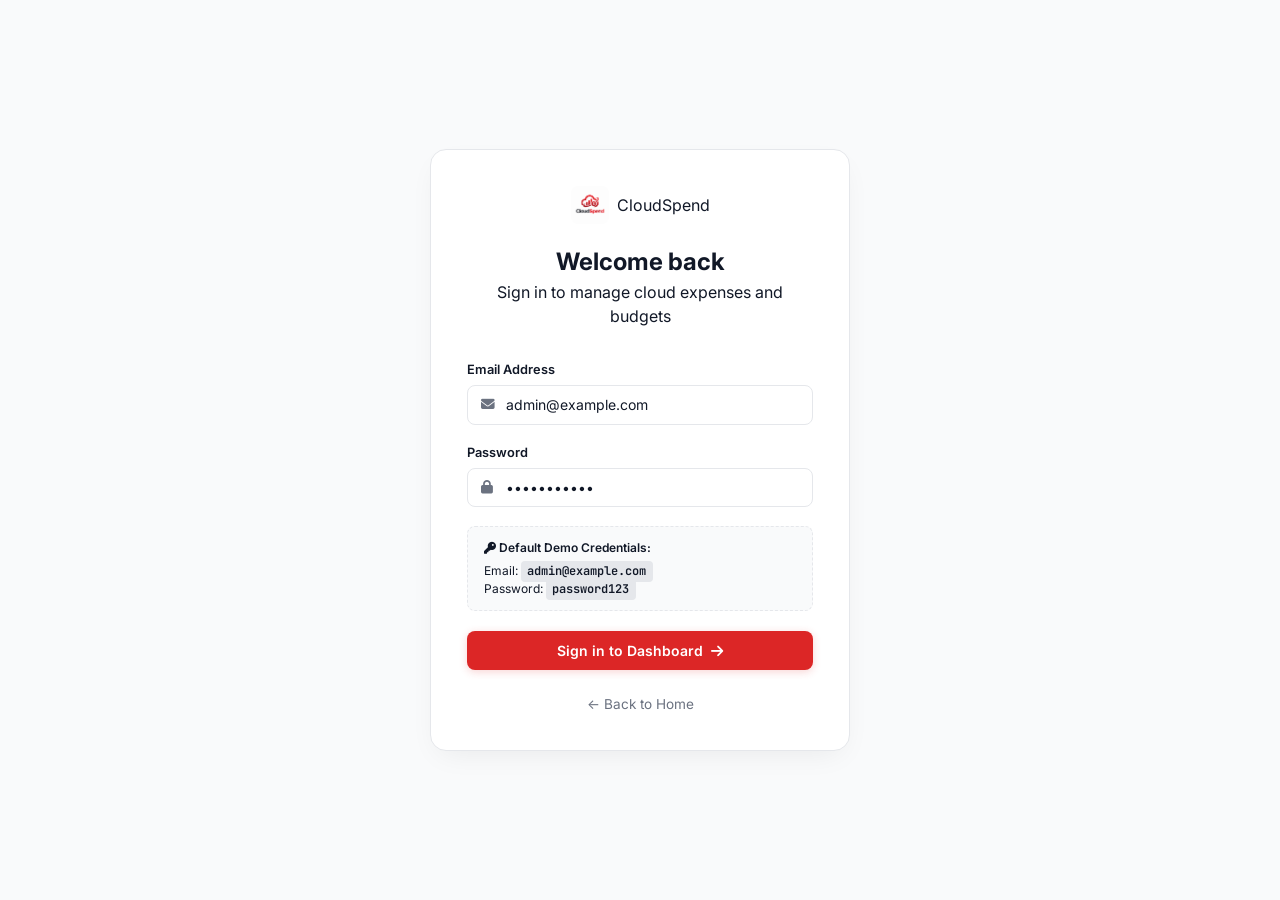
<file: templates/login.html>
<!DOCTYPE html>
<html lang="en">
<head>
    <meta charset="UTF-8">
    <meta name="viewport" content="width=device-width, initial-scale=1.0">
    <title>{{ .title }}</title>
    <link rel="preconnect" href="https://fonts.googleapis.com">
    <link rel="preconnect" href="https://fonts.gstatic.com" crossorigin>
    <link href="https://fonts.googleapis.com/css2?family=Inter:wght@400;500;600;700;800&family=JetBrains+Mono:wght@400;500;600&display=swap" rel="stylesheet">
    <link rel="stylesheet" href="https://cdnjs.cloudflare.com/ajax/libs/font-awesome/6.4.0/css/all.min.css">
    <link rel="stylesheet" href="/static/css/style.css">
</head>
<body class="login-body">
    <div class="login-wrapper">
        <div class="login-card">
            <div class="login-header">
                <a href="/" class="login-brand">
                    <img src="/static/images/logo.png" alt="CloudSpend" class="brand-logo-img" onerror="this.style.display='none'">
                    <span class="brand-name">CloudSpend</span>
                </a>
                <h2>Welcome back</h2>
                <p>Sign in to manage cloud expenses and budgets</p>
            </div>

            <form id="loginForm" onsubmit="handleLoginSubmit(event)">
                <div class="form-group">
                    <label class="form-label" for="emailInput">Email Address</label>
                    <div class="input-icon-wrap">
                        <i class="fa-solid fa-envelope"></i>
                        <input type="email" id="emailInput" class="form-input with-icon" value="admin@example.com" placeholder="admin@example.com" required>
                    </div>
                </div>

                <div class="form-group">
                    <div style="display:flex;justify-content:space-between;align-items:center;">
                        <label class="form-label" for="passwordInput">Password</label>
                    </div>
                    <div class="input-icon-wrap">
                        <i class="fa-solid fa-lock"></i>
                        <input type="password" id="passwordInput" class="form-input with-icon" value="password123" placeholder="••••••••" required>
                    </div>
                </div>

                <div class="demo-creds-box">
                    <div class="demo-creds-title">
                        <i class="fa-solid fa-key"></i> Default Demo Credentials:
                    </div>
                    <div class="demo-creds-item">Email: <code>admin@example.com</code></div>
                    <div class="demo-creds-item">Password: <code>password123</code></div>
                </div>

                <button type="submit" id="loginBtn" class="btn btn-primary" style="width:100%;margin-top:1.25rem;">
                    Sign in to Dashboard <i class="fa-solid fa-arrow-right"></i>
                </button>
            </form>

            <div class="login-footer">
                <a href="/">&larr; Back to Home</a>
            </div>
        </div>
    </div>

    <!-- Toast Notifications -->
    <div id="toastContainer" class="toast-box"></div>

    <script src="/static/js/app.js"></script>
    <script>
        async function handleLoginSubmit(e) {
            e.preventDefault();
            const email = document.getElementById('emailInput').value.trim();
            const password = document.getElementById('passwordInput').value;
            const btn = document.getElementById('loginBtn');

            if (!email || !password) {
                showToast('Please enter both email and password', 'error');
                return;
            }

            btn.disabled = true;
            btn.innerHTML = '<i class="fa-solid fa-spinner fa-spin"></i> Authenticating...';

            try {
                const res = await fetch('/api/auth/login', {
                    method: 'POST',
                    headers: { 'Content-Type': 'application/json' },
                    body: JSON.stringify({ email, password })
                });
                const data = await res.json();

                if (!res.ok) {
                    throw new Error(data.error || 'Invalid email or password');
                }

                showToast('Login successful! Redirecting...', 'success');
                setTimeout(() => {
                    window.location.href = data.redirect || '/dashboard';
                }, 500);
            } catch (err) {
                showToast(err.message, 'error');
                btn.disabled = false;
                btn.innerHTML = 'Sign in to Dashboard <i class="fa-solid fa-arrow-right"></i>';
            }
        }
    </script>
</body>
</html>
</file>
<file: static/css/style.css>
/* ==========================================================================
   CloudSpend — Design System & Layout Stylesheet
   Modern Red & Slate Full-Width Theme
   ========================================================================== */

:root {
    --bg: #ffffff;
    --bg-soft: #f9fafb;
    --bg-muted: #f3f4f6;
    --fg: #111827;
    --muted: #6b7280;
    --light-muted: #9ca3af;
    
    /* Red Accent Palette */
    --accent: #dc2626;
    --accent-dark: #b91c1c;
    --accent-light: #fee2e2;
    --accent-border: #fca5a5;
    --accent-glow: rgba(220, 38, 38, 0.2);
    
    --border: #e5e7eb;
    --border-light: #f3f4f6;
    --danger: #ef4444;
    --warning: #f59e0b;
    --sidebar-width: 260px;
    --radius: 12px;
    --radius-sm: 8px;
    --radius-full: 9999px;
}

* {
    box-sizing: border-box;
    margin: 0;
    padding: 0;
    font-family: 'Inter', -apple-system, BlinkMacSystemFont, sans-serif;
}

body {
    background: var(--bg-soft);
    color: var(--fg);
    line-height: 1.5;
    min-height: 100vh;
    width: 100%;
}

.font-mono { font-family: 'JetBrains Mono', 'SFMono-Regular', Consolas, monospace; }
.text-muted { color: var(--muted); }
.text-success { color: #16a34a; }
.text-danger { color: var(--danger); }
.text-accent { color: var(--accent); }
.text-xs { font-size: 0.75rem; }
.text-sm { font-size: 0.875rem; }
.mt-1 { margin-top: 0.25rem; }
.mt-2 { margin-top: 0.5rem; }
.mt-3 { margin-top: 0.75rem; }
.mt-4 { margin-top: 1rem; }
.text-center { text-align: center; }

a {
    color: inherit;
    text-decoration: none;
}

/* ==========================================================================
   SIDEBAR & 100% FULL-WIDTH LAYOUT
   ========================================================================== */

.sidebar-layout {
    display: flex;
    min-height: 100vh;
    width: 100vw;
    max-width: 100%;
}

/* Fixed / Sticky Left Sidebar */
.sidebar {
    width: var(--sidebar-width);
    background: #ffffff;
    border-right: 1px solid var(--border);
    display: flex;
    flex-direction: column;
    justify-content: space-between;
    position: sticky;
    top: 0;
    height: 100vh;
    padding: 1.25rem 1rem;
    flex-shrink: 0;
    z-index: 40;
}

.sidebar-top {
    display: flex;
    flex-direction: column;
}

.sidebar-brand {
    display: flex;
    align-items: center;
    gap: 0.75rem;
    padding: 0.5rem;
    margin-bottom: 1.5rem;
}

.brand-logo-img {
    width: 38px;
    height: 38px;
    object-fit: contain;
    border-radius: 8px;
    flex-shrink: 0;
}

.brand-icon {
    width: 36px;
    height: 36px;
    border-radius: 8px;
    background: var(--accent);
    color: #fff;
    display: flex;
    align-items: center;
    justify-content: center;
    font-size: 1rem;
    box-shadow: 0 2px 8px var(--accent-glow);
    flex-shrink: 0;
}

.brand-title {
    font-weight: 800;
    font-size: 1.2rem;
    letter-spacing: -0.02em;
    color: var(--fg);
    display: block;
    line-height: 1.2;
}

.brand-badge {
    font-size: 0.65rem;
    text-transform: uppercase;
    font-weight: 700;
    color: var(--accent-dark);
    letter-spacing: 0.04em;
}

.sidebar-nav {
    display: flex;
    flex-direction: column;
    gap: 0.25rem;
}

.nav-section-title {
    font-size: 0.7rem;
    font-weight: 700;
    text-transform: uppercase;
    letter-spacing: 0.08em;
    color: var(--light-muted);
    padding: 0.75rem 0.5rem 0.35rem;
}

.nav-item {
    display: flex;
    align-items: center;
    gap: 0.75rem;
    padding: 0.65rem 0.85rem;
    border-radius: var(--radius-sm);
    font-size: 0.875rem;
    font-weight: 500;
    color: var(--muted);
    border: none;
    background: transparent;
    cursor: pointer;
    transition: all 0.15s ease;
    text-align: left;
    width: 100%;
}

.nav-item i {
    width: 18px;
    font-size: 0.95rem;
    text-align: center;
}

.nav-item:hover {
    color: var(--fg);
    background: var(--bg-soft);
}

.nav-item.active {
    background: var(--accent-light);
    color: var(--accent-dark);
    font-weight: 600;
}

.btn-nav-action:hover {
    color: var(--accent);
}

/* Sidebar User Footer */
.sidebar-user {
    padding-top: 1rem;
    border-top: 1px solid var(--border-light);
    display: flex;
    align-items: center;
    justify-content: space-between;
}

.user-info {
    display: flex;
    align-items: center;
    gap: 0.65rem;
    overflow: hidden;
}

.user-avatar {
    width: 34px;
    height: 34px;
    border-radius: 50%;
    background: var(--accent-light);
    color: var(--accent-dark);
    display: flex;
    align-items: center;
    justify-content: center;
    font-size: 0.85rem;
    flex-shrink: 0;
}

.user-text {
    overflow: hidden;
}

.user-name {
    font-size: 0.8rem;
    font-weight: 600;
    color: var(--fg);
    white-space: nowrap;
    overflow: hidden;
    text-overflow: ellipsis;
}

.user-email {
    font-size: 0.7rem;
    color: var(--muted);
    white-space: nowrap;
    overflow: hidden;
    text-overflow: ellipsis;
}

.btn-logout {
    width: 32px;
    height: 32px;
    border-radius: 6px;
    display: flex;
    align-items: center;
    justify-content: center;
    color: var(--muted);
    transition: all 0.15s ease;
}

.btn-logout:hover {
    color: var(--danger);
    background: #fef2f2;
}

/* 100% FULL-WIDTH VIEWPORT */
.main-viewport {
    flex: 1;
    padding: 2rem 2.5rem 4rem;
    width: calc(100% - var(--sidebar-width));
    max-width: 100%;
}

.content-header {
    display: flex;
    align-items: center;
    justify-content: space-between;
    margin-bottom: 2rem;
    flex-wrap: wrap;
    gap: 1rem;
    width: 100%;
}

.breadcrumb {
    font-size: 0.75rem;
    text-transform: uppercase;
    letter-spacing: 0.05em;
    color: var(--muted);
    font-weight: 600;
    margin-bottom: 0.25rem;
}

.header-title {
    font-size: 1.85rem;
    font-weight: 800;
    letter-spacing: -0.025em;
    color: var(--fg);
}

.top-actions {
    display: flex;
    align-items: center;
    gap: 0.75rem;
}

/* ==========================================================================
   CARDS & DASHBOARD WIDGETS
   ========================================================================== */

.card {
    background: #ffffff;
    border: 1px solid var(--border);
    border-radius: var(--radius);
    padding: 1.5rem;
    transition: all 0.2s ease;
    width: 100%;
}

.card:hover {
    border-color: #d1d5db;
    box-shadow: 0 8px 24px -12px rgba(0, 0, 0, 0.06);
}

/* 3 Summary Cards Row */
.summary-kpi-grid {
    display: grid;
    grid-template-columns: repeat(auto-fit, minmax(320px, 1fr));
    gap: 1.5rem;
    margin-bottom: 1.75rem;
    width: 100%;
}

.summary-card {
    display: flex;
    flex-direction: column;
    justify-content: space-between;
}

.summary-top {
    display: flex;
    justify-content: space-between;
    align-items: center;
    margin-bottom: 0.5rem;
}

.summary-label {
    font-size: 0.75rem;
    font-weight: 600;
    text-transform: uppercase;
    letter-spacing: 0.05em;
    color: var(--muted);
}

.summary-icon {
    color: var(--light-muted);
    font-size: 1.1rem;
}

.summary-val {
    font-size: 2.25rem;
    font-weight: 800;
    letter-spacing: -0.03em;
    color: var(--fg);
    margin: 0.25rem 0 0.5rem;
    font-family: 'JetBrains Mono', monospace;
}

.summary-meta {
    display: flex;
    align-items: center;
    gap: 0.5rem;
    font-size: 0.8rem;
}

/* Middle Analytics 2-Column Grid */
.analytics-row {
    display: grid;
    grid-template-columns: 1.7fr 1fr;
    gap: 1.5rem;
    margin-bottom: 1.75rem;
    width: 100%;
}

.section-title {
    font-size: 1.1rem;
    font-weight: 700;
    color: var(--fg);
}

.section-desc {
    color: var(--muted);
    font-size: 0.8rem;
    margin-top: 0.15rem;
    margin-bottom: 1.25rem;
}

/* Category Progress Bars */
.category-bars-list {
    display: flex;
    flex-direction: column;
    gap: 0.9rem;
    margin-top: 0.5rem;
}

.category-bar-row {
    display: flex;
    flex-direction: column;
    gap: 0.35rem;
}

.category-bar-head {
    display: flex;
    justify-content: space-between;
    font-size: 0.85rem;
}

.category-bar-name {
    font-weight: 600;
    color: var(--fg);
}

.category-bar-cost {
    font-family: 'JetBrains Mono', monospace;
    color: var(--muted);
    font-weight: 500;
}

.progress-track {
    width: 100%;
    height: 8px;
    background: var(--bg-muted);
    border-radius: var(--radius-full);
    overflow: hidden;
}

.progress-fill {
    height: 100%;
    background: var(--accent);
    border-radius: var(--radius-full);
    transition: width 0.6s ease;
}

/* Provider Donut & List */
.donut-wrapper {
    position: relative;
    width: 120px;
    height: 120px;
    margin: 0.5rem auto 1rem;
}

.donut-svg {
    width: 100%;
    height: 100%;
    transform: rotate(-90deg);
}

.donut-center {
    position: absolute;
    inset: 0;
    display: flex;
    flex-direction: column;
    align-items: center;
    justify-content: center;
}

.donut-val {
    font-size: 1.25rem;
    font-weight: 800;
    color: var(--fg);
}

.donut-sub {
    font-size: 0.65rem;
    color: var(--muted);
    text-transform: uppercase;
}

.provider-list-items {
    display: flex;
    flex-direction: column;
    gap: 0.5rem;
}

.provider-list-row {
    display: flex;
    align-items: center;
    justify-content: space-between;
    padding: 0.55rem 0.85rem;
    border-radius: var(--radius-sm);
    background: var(--bg-soft);
    border: 1px solid var(--border-light);
    font-size: 0.85rem;
}

.provider-list-left {
    display: flex;
    align-items: center;
    gap: 0.5rem;
    font-weight: 600;
}

.provider-list-right {
    font-family: 'JetBrains Mono', monospace;
    font-weight: 600;
    color: var(--fg);
}

/* Tables */
.table-wrap {
    width: 100%;
    overflow-x: auto;
}

table {
    width: 100%;
    border-collapse: collapse;
    text-align: left;
}

th {
    padding: 0.85rem 1rem;
    font-size: 0.75rem;
    text-transform: uppercase;
    letter-spacing: 0.05em;
    color: var(--muted);
    border-bottom: 1px solid var(--border);
    font-weight: 600;
}

td {
    padding: 0.95rem 1rem;
    border-bottom: 1px solid var(--border);
    font-size: 0.875rem;
    vertical-align: middle;
}

tr:last-child td { border-bottom: none; }
tr:hover td { background: var(--bg-soft); }

.service-title { font-weight: 600; color: var(--fg); }
.service-note { font-size: 0.75rem; color: var(--muted); margin-top: 0.15rem; }
.cost-amount { font-weight: 700; color: var(--fg); }

/* Badges & Tags */
.badge {
    display: inline-flex;
    align-items: center;
    gap: 0.35rem;
    padding: 0.2rem 0.6rem;
    border-radius: var(--radius-full);
    font-size: 0.75rem;
    font-weight: 600;
}

.badge-success { background: #dcfce7; color: #15803d; }
.badge-warning { background: #fef3c7; color: #b45309; }
.badge-danger { background: var(--accent-light); color: var(--accent-dark); }
.badge-neutral { background: var(--bg-muted); color: var(--muted); }

.tag-pill {
    display: inline-block;
    padding: 0.2rem 0.6rem;
    border-radius: var(--radius-full);
    font-size: 0.75rem;
    font-weight: 600;
    background: var(--accent-light);
    color: var(--accent-dark);
}

.prov-tag {
    display: inline-block;
    padding: 0.2rem 0.5rem;
    border-radius: 6px;
    font-size: 0.75rem;
    font-weight: 600;
    background: #f3f4f6;
    color: #374151;
    border: 1px solid #e5e7eb;
}

/* Buttons */
.btn {
    display: inline-flex;
    align-items: center;
    justify-content: center;
    gap: 0.5rem;
    padding: 0.6rem 1.25rem;
    border-radius: 8px;
    font-size: 0.875rem;
    font-weight: 600;
    cursor: pointer;
    border: 1px solid transparent;
    transition: all 0.15s ease;
    font-family: inherit;
}

.btn-sm {
    padding: 0.45rem 0.95rem;
    font-size: 0.8rem;
}

.btn-primary {
    background: var(--accent);
    color: #ffffff;
    box-shadow: 0 2px 8px var(--accent-glow);
}

.btn-primary:hover {
    background: var(--accent-dark);
    transform: translateY(-1px);
    color: #ffffff;
}

.btn-outline {
    background: transparent;
    color: var(--fg);
    border-color: var(--border);
}

.btn-outline:hover {
    background: var(--bg-soft);
    border-color: var(--fg);
}

.btn-ghost {
    background: #ffffff;
    color: var(--fg);
    border-color: var(--border);
}

.btn-ghost:hover {
    border-color: var(--accent);
    background: var(--accent-light);
    color: var(--accent-dark);
}

.btn-danger {
    background: #fee2e2;
    color: #dc2626;
    border: 1px solid #fca5a5;
}

.btn-danger:hover {
    background: #dc2626;
    color: #ffffff;
}

.btn-action {
    width: 32px;
    height: 32px;
    border-radius: 6px;
    border: 1px solid var(--border);
    background: #ffffff;
    color: var(--muted);
    display: inline-flex;
    align-items: center;
    justify-content: center;
    cursor: pointer;
    transition: all 0.15s ease;
}

.btn-action:hover {
    border-color: var(--accent);
    color: var(--accent-dark);
    background: var(--accent-light);
}

.btn-action.del:hover {
    border-color: #f87171;
    color: #dc2626;
    background: #fef2f2;
}

/* Filter Bar */
.filter-container {
    display: flex;
    align-items: center;
    justify-content: space-between;
    gap: 1rem;
    flex-wrap: wrap;
    margin-bottom: 1.5rem;
}

.search-input-wrap {
    position: relative;
    flex: 1;
    min-width: 280px;
}

.search-input-wrap i {
    position: absolute;
    left: 1rem;
    top: 50%;
    transform: translateY(-50%);
    color: var(--muted);
}

.search-field {
    width: 100%;
    padding: 0.65rem 1rem 0.65rem 2.5rem;
    border: 1px solid var(--border);
    border-radius: 8px;
    background: #ffffff;
    color: var(--fg);
    font-size: 0.875rem;
    outline: none;
    transition: border-color 0.15s ease;
}

.search-field:focus {
    border-color: var(--accent);
    box-shadow: 0 0 0 3px var(--accent-glow);
}

.pills-group {
    display: flex;
    gap: 0.45rem;
    flex-wrap: wrap;
    margin-top: 0.85rem;
}

.pill-item {
    padding: 0.35rem 0.85rem;
    border-radius: var(--radius-full);
    font-size: 0.75rem;
    font-weight: 600;
    color: var(--muted);
    background: #ffffff;
    border: 1px solid var(--border);
    transition: all 0.15s ease;
}

.pill-item:hover {
    border-color: var(--accent);
    color: var(--fg);
}

.pill-item.active {
    background: var(--accent);
    color: #ffffff;
    border-color: var(--accent);
}

/* Modals */
.modal-overlay {
    position: fixed;
    inset: 0;
    background: rgba(17, 24, 39, 0.45);
    backdrop-filter: blur(4px);
    display: flex;
    align-items: center;
    justify-content: center;
    padding: 1.5rem;
    z-index: 100;
}

.modal-overlay.hidden { display: none; }

.modal-box {
    background: #ffffff;
    border: 1px solid var(--border);
    border-radius: 16px;
    width: 100%;
    max-width: 500px;
    box-shadow: 0 20px 40px -15px rgba(0, 0, 0, 0.15);
    overflow: hidden;
}

.modal-header {
    padding: 1.25rem 1.5rem;
    border-bottom: 1px solid var(--border);
    display: flex;
    justify-content: space-between;
    align-items: center;
}

.modal-title {
    font-size: 1.15rem;
    font-weight: 700;
    color: var(--fg);
}

.close-btn {
    background: transparent;
    border: none;
    font-size: 1.4rem;
    color: var(--muted);
    cursor: pointer;
}

.modal-body { padding: 1.5rem; }

.modal-footer {
    padding: 1rem 1.5rem;
    background: var(--bg-soft);
    border-top: 1px solid var(--border);
    display: flex;
    justify-content: flex-end;
    gap: 0.75rem;
}

.form-group { margin-bottom: 1.15rem; }

.form-grid {
    display: grid;
    grid-template-columns: 1fr 1fr;
    gap: 1rem;
}

.form-label {
    display: block;
    font-size: 0.8rem;
    font-weight: 600;
    color: var(--fg);
    margin-bottom: 0.35rem;
}

.form-input, .form-select, .form-textarea {
    width: 100%;
    padding: 0.65rem 0.85rem;
    border: 1px solid var(--border);
    border-radius: 8px;
    background: #ffffff;
    color: var(--fg);
    font-size: 0.875rem;
    outline: none;
    transition: border-color 0.15s ease;
}

.form-input:focus, .form-select:focus, .form-textarea:focus {
    border-color: var(--accent);
    box-shadow: 0 0 0 3px var(--accent-glow);
}

/* Toast */
.toast-box {
    position: fixed;
    bottom: 2rem;
    right: 2rem;
    display: flex;
    flex-direction: column;
    gap: 0.5rem;
    z-index: 200;
}

.toast {
    background: #ffffff;
    border: 1px solid var(--border);
    border-left: 4px solid var(--accent);
    padding: 0.85rem 1.25rem;
    border-radius: 8px;
    box-shadow: 0 10px 25px -5px rgba(0, 0, 0, 0.08);
    font-size: 0.875rem;
    font-weight: 500;
    display: flex;
    align-items: center;
    gap: 0.5rem;
}

.toast-error { border-left-color: var(--danger); }

/* Landing Page Specifics */
.landing-body {
    background: #ffffff;
}

.landing-nav {
    position: sticky;
    top: 0;
    z-index: 50;
    backdrop-filter: blur(12px);
    background: rgba(255, 255, 255, 0.92);
    border-bottom: 1px solid var(--border);
}

.nav-inner {
    max-width: 1300px;
    margin: 0 auto;
    padding: 0 1.75rem;
    height: 70px;
    display: flex;
    align-items: center;
    justify-content: space-between;
}

.brand-link {
    display: flex;
    align-items: center;
    gap: 0.75rem;
    font-weight: 800;
    font-size: 1.25rem;
    color: var(--fg);
    letter-spacing: -0.02em;
}

.landing-menu {
    display: flex;
    align-items: center;
    gap: 2rem;
}

.landing-menu a {
    font-size: 0.925rem;
    font-weight: 500;
    color: var(--muted);
    transition: color 0.15s ease;
}

.landing-menu a:hover {
    color: var(--accent);
}

.nav-auth-actions {
    display: flex;
    align-items: center;
    gap: 0.75rem;
}

/* Full Viewport Hero Section */
.landing-hero {
    min-height: calc(100vh - 70px);
    display: flex;
    align-items: center;
    justify-content: center;
    padding: 4rem 1.75rem 5rem;
    max-width: 1300px;
    margin: 0 auto;
}

.hero-grid {
    display: grid;
    grid-template-columns: 1.15fr 0.85fr;
    gap: 3.5rem;
    align-items: center;
    width: 100%;
}

.badge-pill {
    display: inline-flex;
    align-items: center;
    gap: 0.5rem;
    padding: 0.4rem 0.9rem;
    border-radius: var(--radius-full);
    background: var(--accent-light);
    color: var(--accent-dark);
    font-size: 0.75rem;
    font-weight: 700;
    letter-spacing: 0.04em;
    border: 1px solid var(--accent-border);
}

.dot-indicator {
    width: 8px;
    height: 8px;
    border-radius: 50%;
    background: var(--accent);
    display: inline-block;
}

.hero-title {
    font-size: 3.65rem;
    font-weight: 800;
    line-height: 1.1;
    letter-spacing: -0.035em;
    margin: 1.25rem 0 1.25rem;
    color: var(--fg);
}

.accent-text {
    color: var(--accent);
}

.hero-subtitle {
    font-size: 1.15rem;
    color: var(--muted);
    line-height: 1.65;
    margin-bottom: 2.25rem;
    max-width: 580px;
}

.hero-btns {
    display: flex;
    align-items: center;
    gap: 1rem;
    flex-wrap: wrap;
    margin-bottom: 2.25rem;
}

.hero-checks {
    display: flex;
    flex-wrap: wrap;
    gap: 1.5rem;
    font-size: 0.825rem;
    color: var(--muted);
}

.hero-checks span {
    display: flex;
    align-items: center;
    gap: 0.4rem;
}

.hero-checks i {
    color: var(--accent);
}

/* Live Dashboard Hero Preview Card */
.hero-preview {
    width: 100%;
}

.preview-card {
    background: #ffffff;
    border: 1px solid var(--border);
    border-radius: 18px;
    padding: 1.5rem;
    box-shadow: 0 24px 48px -16px rgba(0, 0, 0, 0.12), 0 0 0 1px rgba(0,0,0,0.02);
}

.preview-header {
    display: flex;
    align-items: center;
    justify-content: space-between;
    border-bottom: 1px solid var(--border-light);
    padding-bottom: 0.85rem;
    margin-bottom: 1.25rem;
}

.window-dots {
    display: flex;
    align-items: center;
    gap: 6px;
}

.dot {
    width: 10px;
    height: 10px;
    border-radius: 50%;
    display: inline-block;
}

.dot-red { background: #ef4444; }
.dot-yellow { background: #f59e0b; }
.dot-green { background: #10b981; }

.preview-kpi-row {
    display: grid;
    grid-template-columns: repeat(3, 1fr);
    gap: 0.75rem;
    margin-bottom: 1.25rem;
}

.preview-mini-card {
    background: var(--bg-soft);
    border: 1px solid var(--border);
    border-radius: 10px;
    padding: 0.85rem 0.75rem;
}

.mini-label {
    font-size: 0.68rem;
    font-weight: 600;
    text-transform: uppercase;
    letter-spacing: 0.04em;
    color: var(--muted);
    margin-bottom: 0.25rem;
}

.mini-val {
    font-size: 1.35rem;
    font-weight: 800;
    letter-spacing: -0.02em;
    color: var(--fg);
}

.mini-sub {
    font-size: 0.7rem;
    font-weight: 600;
    margin-top: 0.25rem;
}

.preview-chart {
    background: var(--bg-soft);
    border: 1px solid var(--border);
    border-radius: 10px;
    padding: 1rem;
}

.chart-svg {
    width: 100%;
    height: 90px;
    overflow: visible;
}

/* Sections */
.section-padded {
    padding: 6.5rem 1.75rem;
}

.bg-soft {
    background: var(--bg-soft);
}

.section-container {
    max-width: 1300px;
    margin: 0 auto;
}

.section-header {
    margin-bottom: 3.5rem;
}

.section-headline {
    font-size: 2.65rem;
    font-weight: 800;
    letter-spacing: -0.03em;
    margin-top: 0.85rem;
    color: var(--fg);
}

.section-subtext {
    font-size: 1.1rem;
    color: var(--muted);
    max-width: 680px;
    margin: 0.85rem auto 0;
    line-height: 1.6;
}

.features-grid {
    display: grid;
    grid-template-columns: repeat(auto-fit, minmax(320px, 1fr));
    gap: 1.75rem;
}

.feature-card {
    padding: 2rem;
    border-radius: 14px;
    background: #ffffff;
    border: 1px solid var(--border);
    transition: all 0.2s ease;
}

.feature-card:hover {
    transform: translateY(-4px);
    box-shadow: 0 12px 28px -8px rgba(0, 0, 0, 0.08);
    border-color: var(--accent-border);
}

.feature-card h3 {
    font-size: 1.15rem;
    font-weight: 700;
    margin-bottom: 0.5rem;
    color: var(--fg);
}

.feature-card p {
    font-size: 0.9rem;
    color: var(--muted);
    line-height: 1.6;
}

.feature-icon {
    width: 46px;
    height: 46px;
    border-radius: 10px;
    background: var(--accent-light);
    color: var(--accent-dark);
    display: flex;
    align-items: center;
    justify-content: center;
    font-size: 1.25rem;
    margin-bottom: 1.25rem;
}

/* Architecture Flow */
.arch-flow-grid {
    display: grid;
    grid-template-columns: repeat(auto-fit, minmax(280px, 1fr));
    gap: 1.75rem;
}

.arch-step {
    padding: 2rem;
    border-radius: 14px;
    background: #ffffff;
    border: 1px solid var(--border);
}

.arch-icon {
    width: 46px;
    height: 46px;
    border-radius: 10px;
    background: var(--accent-light);
    color: var(--accent-dark);
    display: flex;
    align-items: center;
    justify-content: center;
    font-size: 1.25rem;
    margin-bottom: 1.25rem;
}

.arch-step h4 {
    font-size: 1.15rem;
    font-weight: 700;
    margin-bottom: 0.5rem;
    color: var(--fg);
}

.arch-step p {
    font-size: 0.9rem;
    color: var(--muted);
    line-height: 1.6;
}

/* Pricing Section */
.pricing-grid {
    display: grid;
    grid-template-columns: repeat(auto-fit, minmax(320px, 1fr));
    gap: 1.75rem;
    align-items: stretch;
}

.pricing-card {
    padding: 2.25rem;
    border-radius: 16px;
    background: #ffffff;
    border: 1px solid var(--border);
    position: relative;
    display: flex;
    flex-direction: column;
    justify-content: space-between;
}

.pricing-card.featured {
    border-color: var(--accent);
    box-shadow: 0 16px 36px -12px var(--accent-glow);
}

.featured-tag {
    position: absolute;
    top: -12px;
    left: 50%;
    transform: translateX(-50%);
    background: var(--accent);
    color: #fff;
    font-size: 0.75rem;
    font-weight: 600;
    padding: 0.2rem 0.75rem;
    border-radius: var(--radius-full);
}

.price-val {
    font-size: 2.75rem;
    font-weight: 800;
    color: var(--fg);
    margin: 1rem 0 1.5rem;
}

.price-period {
    font-size: 1rem;
    color: var(--muted);
    font-weight: 500;
}

.pricing-features {
    list-style: none;
    padding: 0;
    margin-bottom: 2rem;
    display: flex;
    flex-direction: column;
    gap: 0.75rem;
    font-size: 0.875rem;
    color: var(--fg);
}

.pricing-features li {
    display: flex;
    align-items: center;
    gap: 0.65rem;
}

/* Landing Footer */
.landing-footer {
    background: var(--bg-soft);
    border-top: 1px solid var(--border);
    padding: 4.5rem 1.75rem 2rem;
}

.footer-inner {
    max-width: 1300px;
    margin: 0 auto;
    display: flex;
    justify-content: space-between;
    align-items: flex-start;
    gap: 2.5rem;
    flex-wrap: wrap;
    margin-bottom: 3rem;
}

.footer-brand-col {
    max-width: 420px;
}

.footer-links-col {
    display: flex;
    gap: 2rem;
    flex-wrap: wrap;
}

.footer-links-col a {
    font-size: 0.9rem;
    color: var(--muted);
    transition: color 0.15s ease;
}

.footer-links-col a:hover {
    color: var(--accent);
}

.footer-bottom {
    max-width: 1300px;
    margin: 0 auto;
    border-top: 1px solid var(--border);
    padding-top: 1.5rem;
    text-align: center;
    font-size: 0.825rem;
    color: var(--muted);
}

/* Login Page Specifics */
.login-body {
    background: var(--bg-soft);
    display: flex;
    align-items: center;
    justify-content: center;
    min-height: 100vh;
    padding: 1.5rem;
}

.login-wrapper {
    width: 100%;
    max-width: 420px;
}

.login-card {
    background: #ffffff;
    border: 1px solid var(--border);
    border-radius: 16px;
    padding: 2.25rem;
    box-shadow: 0 10px 30px -10px rgba(0, 0, 0, 0.08);
}

.login-header {
    text-align: center;
    margin-bottom: 2rem;
}

.login-brand {
    display: inline-flex;
    align-items: center;
    gap: 0.5rem;
    margin-bottom: 1.25rem;
}

.input-icon-wrap {
    position: relative;
}

.input-icon-wrap i {
    position: absolute;
    left: 0.85rem;
    top: 50%;
    transform: translateY(-50%);
    color: var(--muted);
    font-size: 0.85rem;
}

.form-input.with-icon {
    padding-left: 2.4rem;
}

.demo-creds-box {
    background: var(--bg-soft);
    border: 1px dashed var(--border);
    border-radius: var(--radius-sm);
    padding: 0.75rem 1rem;
    margin-top: 1rem;
    font-size: 0.75rem;
}

.demo-creds-title {
    font-weight: 600;
    color: var(--fg);
    margin-bottom: 0.35rem;
}

.demo-creds-item code {
    background: #e5e7eb;
    padding: 0.15rem 0.4rem;
    border-radius: 4px;
    font-family: 'JetBrains Mono', monospace;
    font-weight: 600;
}

.login-footer {
    text-align: center;
    margin-top: 1.5rem;
    font-size: 0.85rem;
    color: var(--muted);
}

/* Responsive */
@media (max-width: 1024px) {
    .analytics-row {
        grid-template-columns: 1fr;
    }
}

@media (max-width: 768px) {
    .sidebar-layout {
        flex-direction: column;
    }
    .sidebar {
        width: 100%;
        height: auto;
        position: relative;
    }
    .main-viewport {
        width: 100%;
        padding: 1.5rem 1rem;
    }
    .summary-kpi-grid {
        grid-template-columns: 1fr;
    }
    .form-grid {
        grid-template-columns: 1fr;
    }
}
</file>
